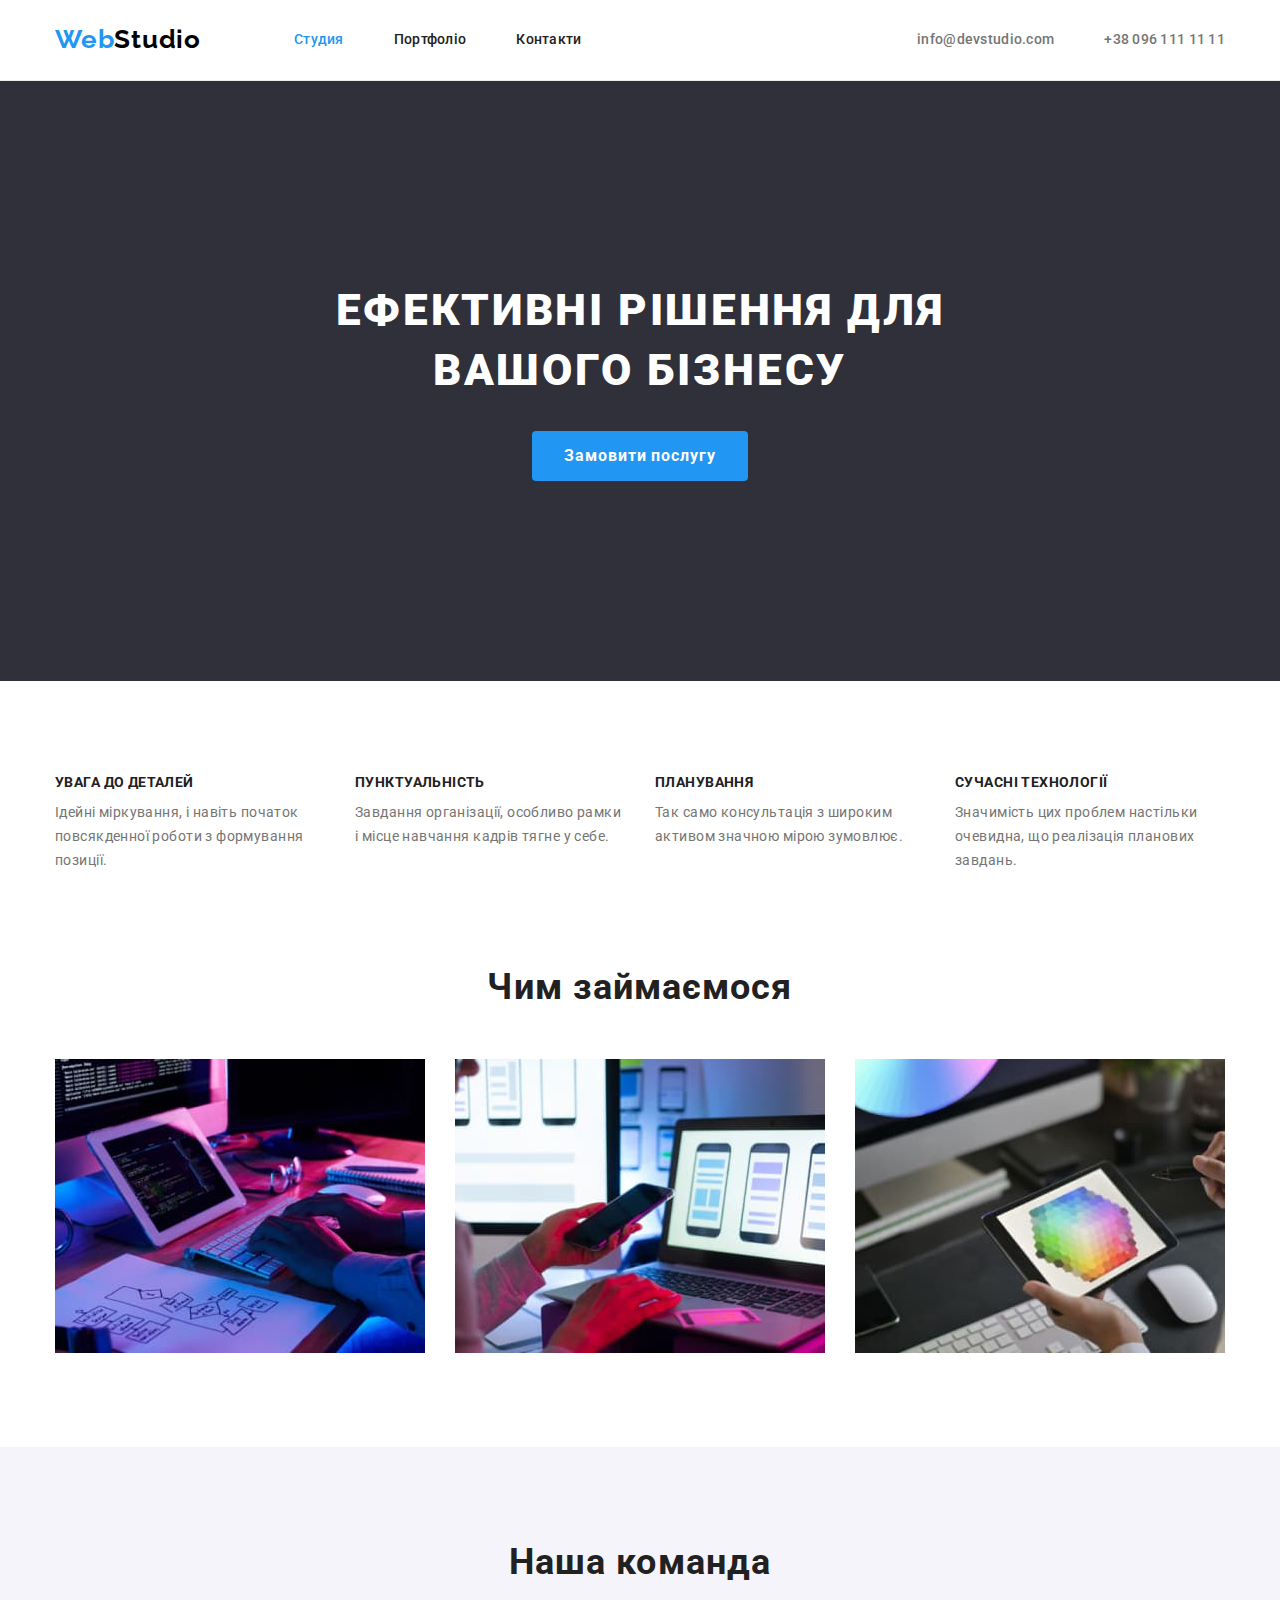
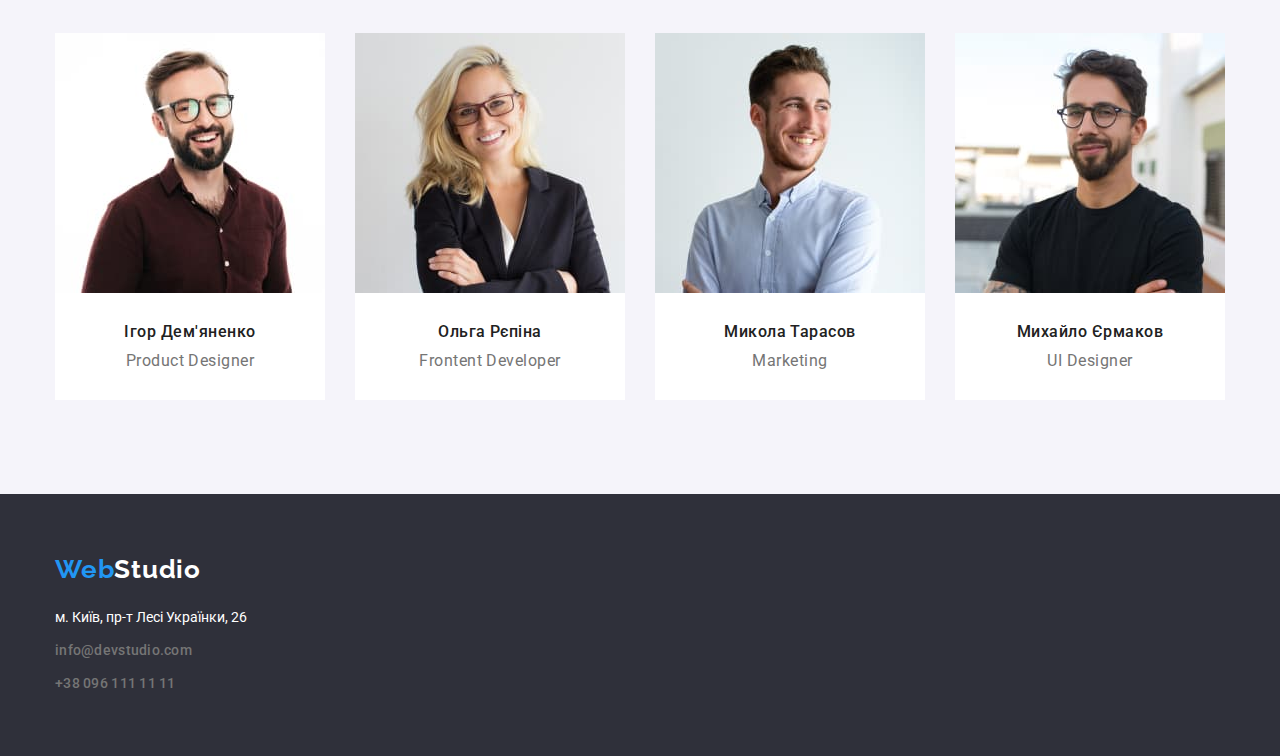
<file: index.html>
<!DOCTYPE html>
<html lang="uk">

<head>
    <meta charset="UTF-8">
    <meta http-equiv="X-UA-Compatible" content="IE=edge">
    <meta name="viewport" content="width=device-width, initial-scale=1.0">
    <title>Главная</title>
    <link rel="stylesheet" href="https://fonts.googleapis.com/css2?family=Raleway:wght@700&family=Roboto:wght@400;500;700;900&display=swap">
    <link rel="stylesheet" href="https://cdnjs.cloudflare.com/ajax/libs/modern-normalize/1.1.0/modern-normalize.min.css">
    <link rel="stylesheet" href="./css/style.css">
</head>

<body>
    <header class="header">
           <div class="container nav-container">
             <nav class="nav">
                <a class="logo" href="./">Web<span class="logo-color">Studio</span></a>
                <ul class="list-nav">
                    <li class="list-nav-item"><a class="link-nav current" href="./index.html">Студия</a></li>
                    <li class="list-nav-item"><a class="link-nav" href="./portfolio.html">Портфоліо</a></li>
                    <li class="list-nav-item"><a class="link-nav" href="">Контакти</a></li>
                </ul>
            </nav>
            <ul class="list-connection">
                <li class="list-connection-item"><a class="connection" href="mailto:info@devstudio.com">info@devstudio.com</a></li>
                <li class="list-connection-item"><a class="connection" href="tel:+380961111111">+38 096 111 11 11</a></li>
            </ul>
           </div>
    </header>
    <main> 
        <!-- Герой -->
        <section class=" section hero-section">
           <div class="container">
             <h1 class="hero-title">Ефективні рішення для вашого бізнесу</h1>
            <button class="button-hero button"connection" type="button">Замовити послугу</button>
           </div>
        </section>
        <!-- Особоливості -->
        <section class="section section-feature">
           <div class="container">
             <h2 class="visually-hidden">Наші особливості</h2>
            <ul class="list-info">
                <li class="list-item">
                    <h3 class="list-title">Увага до деталей</h3>
                    <p class="list-text">Ідейні міркування, і навіть початок повсякденної роботи з формування позиції.</p>
                </li>
                <li class="list-item">
                    <h3 class="list-title">Пунктуальність</h3>
                    <p class="list-text">Завдання організації, особливо рамки і місце навчання кадрів тягне у себе.</p>
                </li>
                <li class="list-item">
                    <h3 class="list-title">Планування</h3>
                    <p class="list-text">Так само консультація з широким активом значною мірою зумовлює.</p>
                </li>
                <li class="list-item">
                    <h3 class="list-title">Сучасні технології</h3>
                    <p class="list-text">Значимість цих проблем настільки очевидна, що реалізація планових завдань.</p>
                </li>
            </ul>
           </div>
        </section>
        <!-- Чим займаємось -->
        <section class="section section-work no-padding">
            <div class="container">
                <h2 class="section-title">Чим займаємося</h2>
                <ul class="list-work">
                    <li class="list-work-item">
                        <img class="work-img" src="images/img1(1).jpg" 
                            alt="Людина друкує за комп'ютером" 
                            width="370" 
                            height="294" />
                    </li>
                    <li class="list-work-item">
                        <img class="work-img" src="images/img2(1).jpg" 
                            alt="Людина сидить за ком'ютером і шукає щось в телефоні" 
                            width="370"
                            height="294" />
                    </li>
                    <li class="list-work-item">
                        <img class="work-img" src="images/img3(1).jpg" 
                            alt="Людина вибирає пілітру кольорів" 
                            width="370" 
                            height="294" />
                    </li>
                </ul>
            </div>
        </section>
        <!-- Команда -->
        <section class="section section-team">
            <div class="container"><h2 class="section-title">Наша команда</h2>
                <ul class="list-team">
                    <li class="list-team-item">
                        <img class="list-team-img" src="images/img1(2).jpg" 
                            alt="Ігор Дем'яненко" 
                            width="270" 
                            height="260" />
                        <div class="description">
                            <h3 class="list-team-title">Ігор Дем'яненко</h3>
                            <p class="list-team-text">Product Designer</p>
                        </div>
                    </li>
                    <li class="list-team-item">
                        <img class="list-team-img" src="images/img2(2).jpg" 
                            alt="Ольга Рєпіна" 
                            width="270" 
                            height="260" />
                        <div class="description">
                            <h3 class="list-team-title">Ольга Рєпіна</h3>
                            <p class="list-team-text">Frontent Developer</p>
                        </div>
                    </li>
                    <li class="list-team-item">
                        <img class="list-team-img" src="images/img3(2).jpg" 
                            alt="Микола Тарасов" 
                            width="270" 
                            height="260" />
                       <div class="description">
                            <h3 class="list-team-title">Микола Тарасов</h3>
                            <p class="list-team-text">Marketing</p>
                       </div>
                    </li>
                    <li class="list-team-item">
                        <img class="list-team-img" src="images/img4(2).jpg" 
                            alt="Михайло Єрмаков" 
                            width="270" 
                            height="260" />
                       <div class="description">
                            <h3 class="list-team-title">Михайло Єрмаков</h3>
                            <p class="list-team-text">UI Designer</p>
                       </div>
                    </li>
                </ul>
            </div>
        </section>
    </main>
    <footer class="footer-content">
       <div class="container ">
         <a class="logo logo-footer" href="./">Web<span class="logo-footer-color">Studio</span></a>
        <address class="footer-contacts">
            <ul class="footer-info">
                <li class="footer-list-item"><a class="link-map" rel="noopener noreferrer nofollow" target="_blank" href="https://goo.gl/maps/a2tSCHuZYyD2cShcA">м. Київ, пр-т Лесі Українки, 26</a></li>
                <li class="footer-list-item"><a class="connection" href="mailto:info@devstudio.com">info@devstudio.com</a></li>
                <li class="footer-list-item"><a class="connection" href="tel:+380961111111">+38 096 111 11 11</a></li>
            </ul>
        </address>
       </div>
    </footer>
</body>

</html>
</file>
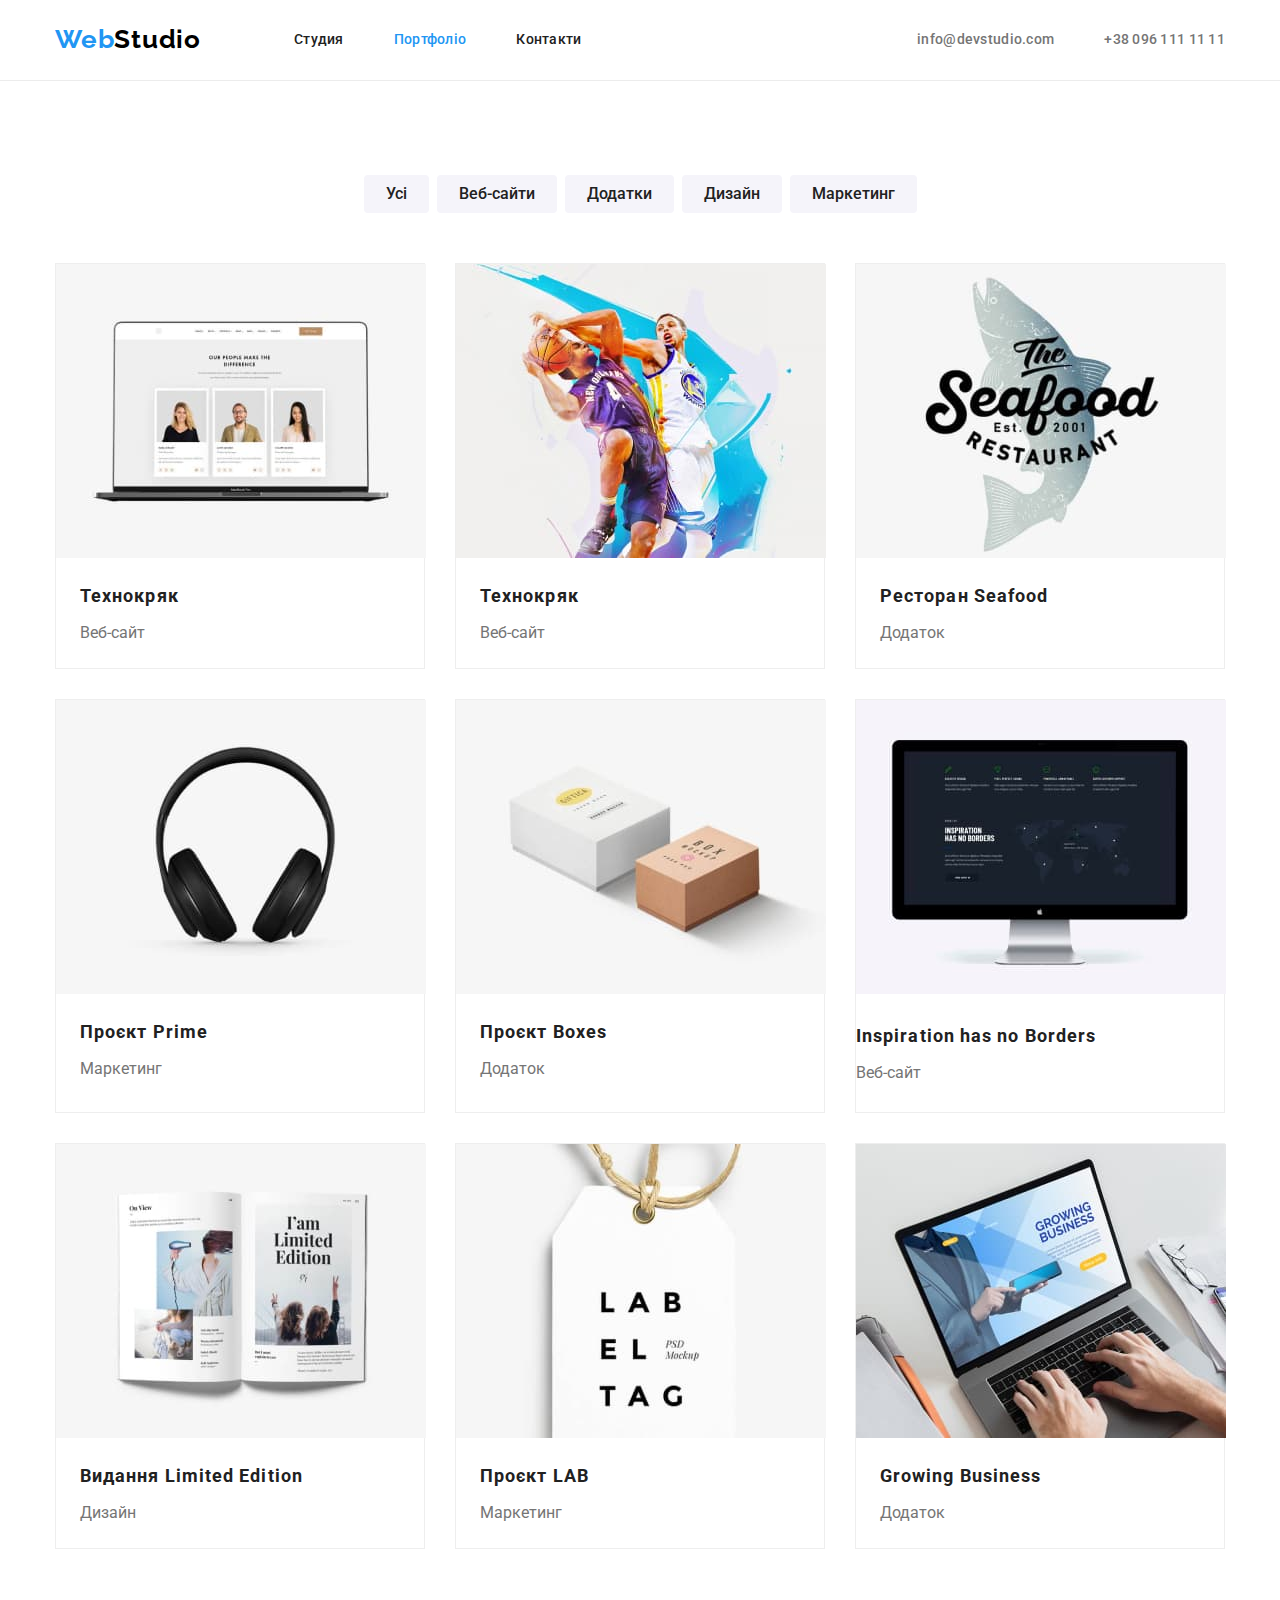
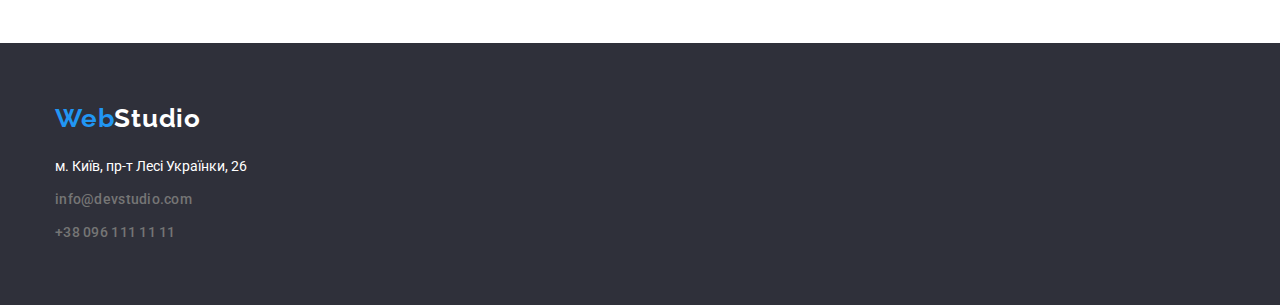
<file: portfolio.html>
<!DOCTYPE html>
<html lang="uk">
  <head>
    <meta charset="UTF-8" />
    <meta http-equiv="X-UA-Compatible" content="IE=edge" />
    <meta name="viewport" content="width=device-width, initial-scale=1.0" />
    <title>Портфоліо</title>
    <link
      rel="stylesheet"
      href="https://fonts.googleapis.com/css2?family=Raleway:wght@700&family=Roboto:wght@400;500;700;900&display=swap"
    />
    <link
      rel="stylesheet"
      href="https://cdnjs.cloudflare.com/ajax/libs/modern-normalize/1.1.0/modern-normalize.min.css"
    />
    <link rel="stylesheet" href="./css/style.css" />
  </head>
  <body>
    <header class="header">
      <div class="container nav-container">
        <nav class="nav">
          <a class="logo" href="./">Web<span class="logo-color">Studio</span></a>
          <ul class="list-nav">
            <li class="list-nav-item"><a class="link-nav" href="./index.html">Студия</a></li>
            <li class="list-nav-item">
              <a class="link-nav current" href="./portfolio.html">Портфоліо</a>
            </li>
            <li class="list-nav-item"><a class="link-nav" href="">Контакти</a></li>
          </ul>
        </nav>
        <ul class="list-connection">
          <li class="list-connection-item">
            <a class="connection" href="mailto:info@devstudio.com">info@devstudio.com</a>
          </li>
          <li class="list-connection-item">
            <a class="connection" href="tel:+380961111111">+38 096 111 11 11</a>
          </li>
        </ul>
      </div>
    </header>
    <main>
      <section class="section">
        <div class="container">
          <h1 class="visually-hidden">Фільтр</h1>
          <ul class="filter">
            <li class="filter-item"><button class="button" type="button">Усі</button></li>
            <li class="filter-item"><button class="button" type="button">Веб-сайти</button></li>
            <li class="filter-item"><button class="button" type="button">Додатки</button></li>
            <li class="filter-item"><button class="button" type="button">Дизайн</button></li>
            <li class="filter-item"><button class="button" type="button">Маркетинг</button></li>
          </ul>
          <ul class="works">
            <li class="list-works-item">
              <img
                class="img"
                src="images/img1(3).jpg"
                alt="Макбук з відкритим сайтом"
                width="370"
                height="294"
              />
              <div class="description-works">
                <h2 class="list-works-title">Технокряк</h2>
                <p class="list-works-text">Веб-сайт</p>
              </div>
            </li>
            <li class="list-works-item">
              <img class="img" src="images/img2(3).jpg" alt="Знамениті баскеболісти" height="294" />
              <div class="description-works">
                <h2 class="list-works-title">Технокряк</h2>
                <p class="list-works-text">Веб-сайт</p>
              </div>
            </li>
            <li class="list-works-item">
              <img
                class="img"
                src="images/img3(3).jpg"
                alt="Логотип ресторану"
                width="370"
                height="294"
              />
              <div class="description-works">
                <h2 class="list-works-title">Ресторан Seafood</h2>
                <p class="list-works-text">Додаток</p>
              </div>
            </li>
            <li class="list-works-item">
              <img class="img" src="images/img4(3).jpg" alt="Навушники" width="370" height="294" />
              <div class="description-works">
                <h2 class="list-works-title">Проєкт Prime</h2>
                <p class="list-works-text">Маркетинг</p>
              </div>
            </li>
            <li class="list-works-item">
              <img
                class="img"
                src="images/img5(3).jpg"
                alt="Дві коробки"
                width="370"
                height="294"
              />
              <div class="description-works">
                <h2 class="list-works-title">Проєкт Boxes</h2>
                <p class="list-works-text">Додаток</p>
              </div>
            </li>
            <li class="list-works-item">
              <img
                class="img"
                src="images/img6(3).jpg"
                alt="Монітор з відкритим сайтом"
                width="370"
                height="294"
              />
              <dev class="description-works">
                <h2 class="list-works-title">Inspiration has no Borders</h2>
                <p class="list-works-text">Веб-сайт</p>
              </dev>
            </li>
            <li class="list-works-item">
              <img
                class="img"
                src="images/img7(3).jpg"
                alt="Відкритий журнал"
                width="370"
                height="294"
              />
              <div class="description-works">
                <h2 class="list-works-title">Видання Limited Edition</h2>
                <p class="list-works-text">Дизайн</p>
              </div>
            </li>
            <li class="list-works-item">
              <img
                class="img"
                src="images/img8(3).jpg"
                alt="Етікетка на мотузці"
                width="370"
                height="294"
              />
              <div class="description-works">
                <h2 class="list-works-title">Проєкт LAB</h2>
                <p class="list-works-text">Маркетинг</p>
              </div>
            </li>
            <li class="list-works-item">
              <img
                class="img"
                src="images/img9(3).jpg"
                alt="Людина працює за ноутбуком"
                width="370"
                height="294"
              />
              <div class="description-works">
                <h2 class="list-works-title">Growing Business</h2>
                <p class="list-works-text">Додаток</p>
              </div>
            </li>
          </ul>
        </div>
      </section>
    </main>
    <footer class="footer-content">
      <div class="container">
        <a class="logo" href="/">Web<span class="logo-footer-color">Studio</span></a>
        <address class="footer-contacts">
          <ul class="footer-info">
            <li class="footer-list-item">
              <a
                class="link-map"
                rel="noopener noreferrer nofollow"
                target="_blank"
                href="https://goo.gl/maps/a2tSCHuZYyD2cShcA"
                >м. Київ, пр-т Лесі Українки, 26</a
              >
            </li>
            <li class="footer-list-item">
              <a class="connection" href="mailto:info@devstudio.com">info@devstudio.com</a>
            </li>
            <li class="footer-list-item">
              <a class="connection" href="tel:+380961111111">+38 096 111 11 11</a>
            </li>
          </ul>
        </address>
      </div>
    </footer>
  </body>
</html>
</file>
<file: css/style.css>
:root {
    --main-light-color: #ffffff;
    --main-font-color: #757575;
    --secondory-font-color: #212121;
    --accent-color: #2196f3;
    --accent-color-hero-button: #188ce8;
    --logo-color: #000000;
    --border-bg-color: #2f303a;
    --section-team-bg-color: #f5f4fa;
    --link-footer-color: rgba(255, 255, 255, 0.6);
    --border-color-works-list: #EEEEEE;
}
/*Global styles*/
body {
    background-color: var(--main-light-color);
    color: var(--main-font-color);
    font-family: Roboto, sans-serif;
    font-size: 14px;
    line-height: 1.71;
}
ul {
    list-style-type: none;
    padding: 0;
    margin: 0;
}

h1,h2,h3,h4,h5,h6,p {
margin-top: 0;
margin-bottom: 0;
} 

.link-nav.current {
    color: var(--accent-color)
}
img {
    display: block;
}

/* Logo */
.logo {
    color: var(--accent-color);
    font-family: Raleway, sans-serif;
    font-weight: 700;
    font-size: 26px;
    line-height: 1.19;
    letter-spacing: 0.03em;
    text-decoration: none;
    padding-top: 24px;
    padding-bottom: 25px;
}
.logo-color {
    color: var(--logo-color);
}
.logo-footer-color {
    color: var(--main-light-color);
}
.container {
    width: 1200px;
    padding-left: 15px;
    padding-right: 15px;
    margin: 0 auto;
}
/* header */

.header {
    border-bottom: 1px solid #ECECEC;
}
.nav-container {
    display: flex;
    justify-content: space-between;
    align-items: center;
}
.nav {
    display: flex;
    align-items: inherit;
}
.list-nav {
    display: flex;
    margin-left: 93px;
}
.list-nav-item {
    margin-left: 50px;
}
.list-nav-item:first-child {
    margin-left: 0;
}
.list-connection {
    display: inline-flex;
}
.list-connection-item {
    margin-left: 50px;
}
.list-connection-item:first-child {
    margin-left: 0;
}
.connection {
    color: var(--main-font-color);
    text-decoration: none;
    font-weight: 500;
    line-height: 1.14;
    letter-spacing: 0.02em;
    text-decoration: none;
    font-style: normal;
}
.connection:hover, 
.connection:focus {
    color: var(--accent-color);
}
.link-nav {
    font-weight: 500;
    font-size: 14px;
    line-height: 1.14px;
    color: var(--secondory-font-color);
    text-decoration: none;
    letter-spacing: 0.02em;
}
.link-nav:hover,
.link-nav:focus {
    color: var(--accent-color);
}
/* main */
.section {
    padding-top: 94px;
    padding-bottom: 94px;
}
.no-padding {
    padding-top: 0;
}
.section-title {
        font-weight: 700;
        font-size: 36px;
        line-height: 1.17;
        color: var(--secondory-font-color);
        letter-spacing: 0.03em;
        text-align: center;
        margin-bottom: 50px;
}

.link {
    color: var(--link-footer-color);
    text-decoration: none;
    font-style: normal;
}
.link-map {
    color: var(--main-light-color);
    font-style: normal;
    text-decoration: none;
}

/* hero */

.hero-section {
    background-color: var(--border-bg-color);
    text-align: center;
    padding-top: 200px;
    padding-bottom: 200px;
}
.hero-title {
        font-weight: 900;
        font-size: 44px;
        line-height: 1.36;
        letter-spacing: 0.06em;
        color: var(--main-light-color);
        text-align: center;
        text-transform: uppercase;
        margin-bottom: 30px;
        margin-left: auto;
        margin-right: auto;
        max-width: 700px;
}
/* Feature */
.list-item {
    width: 270px;
    margin-left: 30px;
}
.list-item:first-child {
    margin-left: 0;
}
.list-title {
        font-weight: 700;
        font-size: 14px;
        line-height: 1.14;
        color: var(--secondory-font-color);
        letter-spacing: 0.03em;
        text-transform: uppercase;
        margin-bottom: 10px;
}
.list-info {
    display: flex;
    padding-left: 0;
    padding-right: 0;
}
.list-text {
    letter-spacing: 0.03em;
}
/* Work */
.list-work {
    display: flex;
    padding-left: 0;
    gap: 30px;
}

/* Team */
.section-team {
    background-color: var(--section-team-bg-color);
}
.list-team {
    display: flex;
    padding-left: 0;
    text-align: center;
}
.list-team-item {
    background-color: var(--main-light-color);
    margin-left: 30px;

}
.list-team-item:first-child {
    margin-left: 0;
}
.description {
    padding: 30px;
}
.list-team-title {
    color: var(--secondory-font-color);
    font-weight: 500;
    font-size: 16px;
    line-height: 1.18;
    letter-spacing: 0.03em;
    margin-bottom: 10px;
}
.list-team-text {
    color: var(--main-font-color);
        font-size: 16px;
        line-height: 1.18;
        letter-spacing: 0.03em;
}

/* visuall hidden */
.visually-hidden {
    position: absolute;
    white-space: nowrap;
    width: 1px;
    height: 1px;
    overflow: hidden;
    border: 0;
    padding: 0;
    clip: rect(0 0 0 0);
    clip-path: inset(50%);
    margin: -1px;
}

/* Footer */

.footer-content {
    background-color: var(--border-bg-color);
    padding-top: 60px;
    padding-bottom: 60px;
}
.logo-footer {
    padding-top: 0;
    padding-bottom: 0;
}

.footer-info {
    padding-left: 0;
}

.footer-contacts {
    margin-top: 20px;
}
.footer-list-item {
    margin-top: 9px;
}
.footer-list-item:first-child {
    margin-top: 0;
}
/* portfolio */

/* button portfolio */
.filter {
    display: flex;
    justify-content: center;
}
.filter-item {
    margin-left: 8px;
}
.filter-item:first-child {
    margin-left: 0;
}
.filter {
    margin-bottom: 50px;
}
/* works */
.works {
    display: flex;
    flex-wrap: wrap;
    margin-right: -30px;
    margin-bottom: -30px;
}
.list-works-item {
    width: 370px;
    border: 1px solid var(--border-color-works-list);
    margin-right: 30px;
    margin-bottom: 30px;
}
.description-works {
    padding: 20px 24px;
}
.list-works-title {
        font-weight: 700;
        font-size: 18px;
        line-height: 2;
        letter-spacing: 0.06em;
        color: var(--secondory-font-color);
        margin-bottom: 4px;
}
.list-works-text {
        font-size: 16px;
        line-height: 1.88;

}

/* button */
.button {
        font-weight: 500;
        font-size: 16px;
        line-height: 1.62;
        text-align: center;
        
        background-color: var(--section-team-bg-color);
        color: var(--secondory-font-color);
        cursor: pointer;
        font-family: inherit;
        border: 0;
        border-radius: 4px;
        padding: 6px 22px;
}

.button-hero {
    font-weight: 700;
    font-size: 16px;
    line-height: 1.88;
    letter-spacing: 0.06em;
    cursor: pointer;
    padding: 10px 32px;
    background-color: var(--accent-color);
    color: var(--main-light-color);
}
.button:hover,
.button:focus {
    background-color: var(--accent-color);
    color: var(--main-light-color);
    box-shadow: 0px 3px 1px rgba(0, 0, 0, 0.1), 0px 1px 2px rgba(0, 0, 0, 0.08), 0px 2px 2px rgba(0, 0, 0, 0.12);
    padding: 6px 25px;
}
.button-hero:hover,
.button-hero:focus {
    background-color: var(--accent-color-hero-button);
    
    box-shadow: 0px 4px 4px rgba(0, 0, 0, 0.15);
    padding: 10px 32px;
}
</file>
